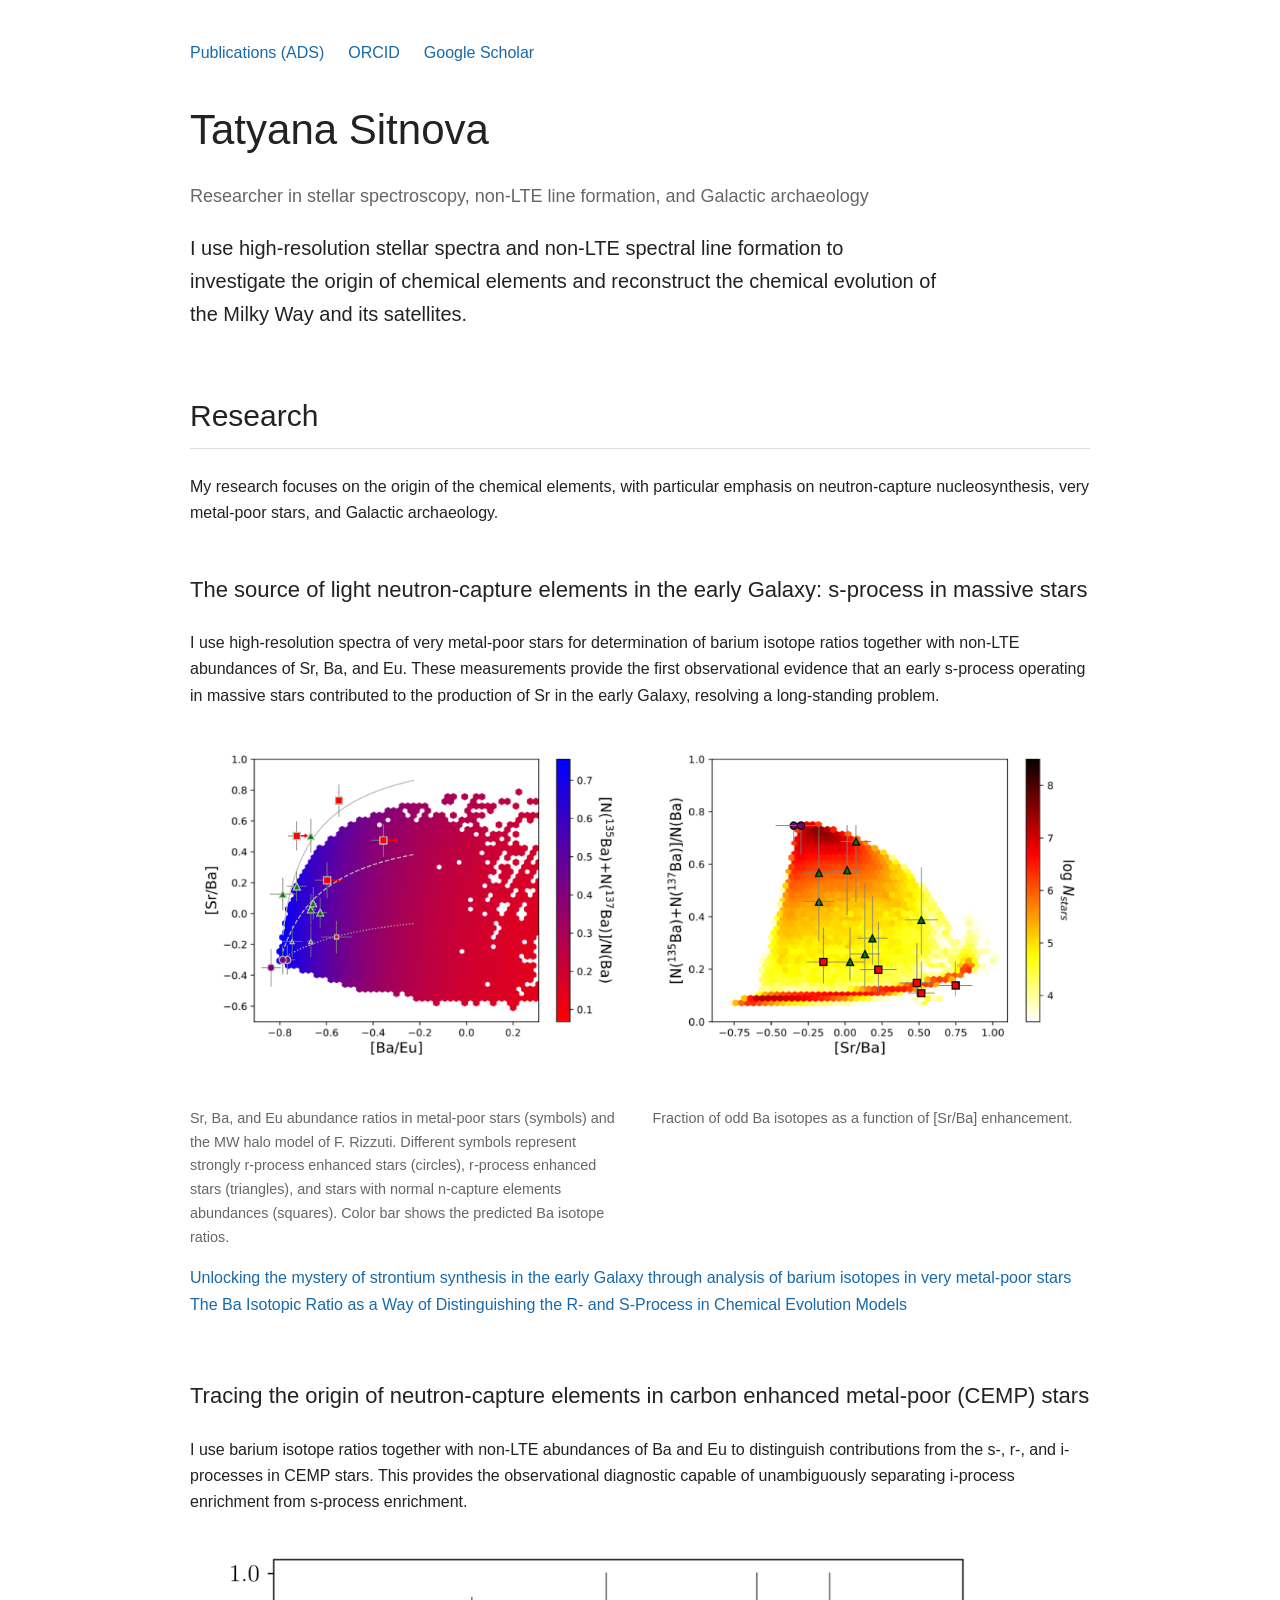
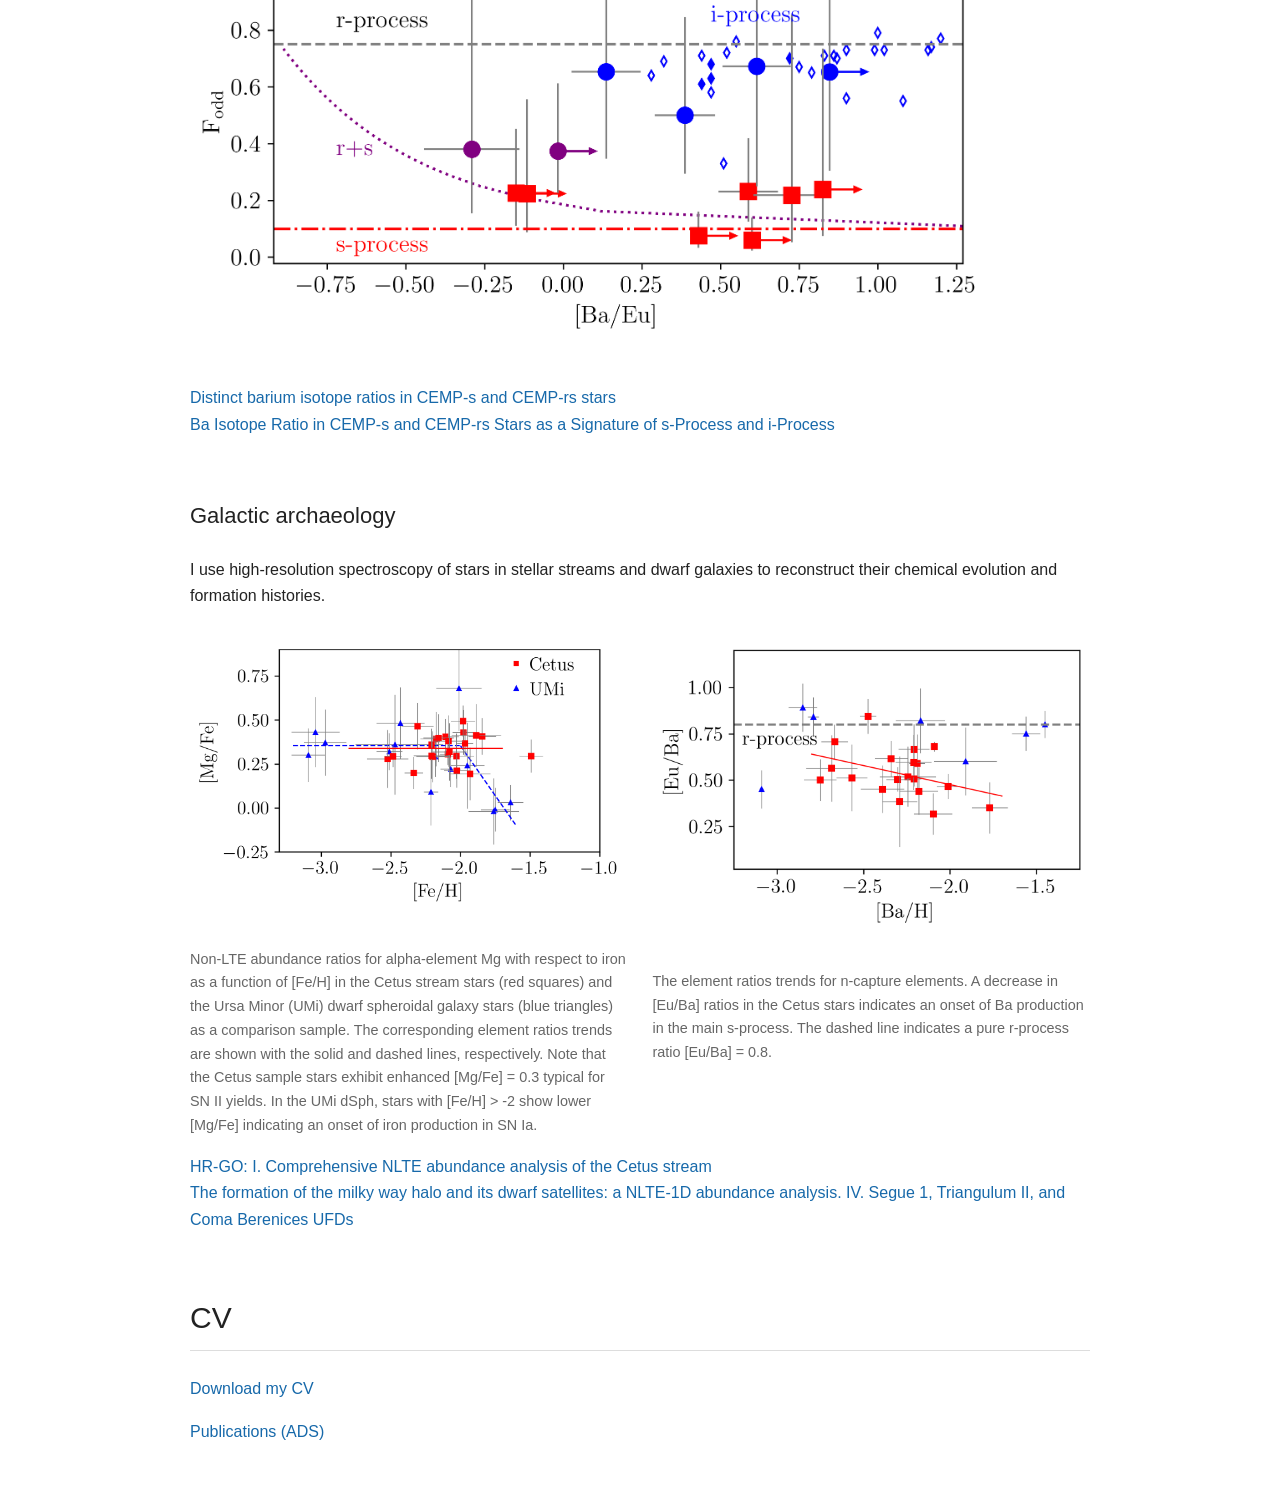
<file: index.html>
<!DOCTYPE html>
<html lang="en">

<head>
    <meta charset="UTF-8">
    <meta name="viewport" content="width=device-width, initial-scale=1.0">

    <title>Tatyana Sitnova</title>

    <link rel="stylesheet" href="style.css">

<div style="display:flex; gap:1.5em; flex-wrap:wrap;">
  <a href="https://ui.adsabs.harvard.edu/search/fq=%7B!type%3Daqp%20v%3D%24fq_database%7D&fq_database=database%3A%20astronomy&p_=0&q=author%3A(%22sitnova%2C%20t.%22)&sort=date%20desc%2C%20bibcode%20desc" rel="me">Publications (ADS)</a>
  <a href="https://orcid.org/0000-0002-4174-1505" rel="me">ORCID</a> 
  <a href="https://scholar.google.com/citations?user=IcK28bwAAAAJ&hl=en" rel="me">Google Scholar</a>
</div>

</head>

<body>

<header>
    <h1>Tatyana Sitnova</h1>

    <p class="position">
        Researcher in stellar spectroscopy, non-LTE line formation, and Galactic archaeology 
    </p>

    <p class="intro">
        I use high-resolution stellar spectra and non-LTE spectral
        line formation to investigate the origin of chemical elements
        and reconstruct the chemical evolution of the Milky Way and
        its satellites.
    </p>
</header>


<main>

<section id="research">

    <h2>Research</h2>

    <p>
        My research focuses on the origin of the chemical elements,
        with particular emphasis on neutron-capture nucleosynthesis,
        very metal-poor stars, and Galactic archaeology.
    </p>


    <article class="project">

        <h3>The source of light neutron-capture elements in the early Galaxy: s-process in massive stars</h3>

        <p>
        I use high-resolution spectra of very metal-poor stars for determination of barium isotope ratios together with non-LTE abundances of Sr, Ba, and Eu. 
        These measurements provide the first observational evidence that an early s-process operating in massive stars contributed to the production of Sr in the early Galaxy, resolving a long-standing problem.   
        </p>

<div class="figure-row">
    <figure>
        <img src="srba_baeu_model_newr.png"
             alt="Barium isotope ratios">
        <figcaption>Sr, Ba, and Eu abundance ratios in metal-poor stars (symbols) and the MW halo model of F. Rizzuti. Different symbols represent strongly r-process enhanced stars (circles), r-process enhanced  stars (triangles), and stars with normal n-capture elements abundances (squares). Color bar shows the predicted Ba isotope ratios.</figcaption>
    </figure>

    <figure>
        <img src="foddtot_srba_model_newr.png"
             alt="Strontium and barium abundances">
        <figcaption>Fraction of odd Ba isotopes as a function of [Sr/Ba] enhancement.</figcaption>
    </figure>
</div>


        <p>
            <a href="https://ui.adsabs.harvard.edu/abs/2025A%26A...699A.262S/abstract">
                Unlocking the mystery of strontium synthesis in the early Galaxy through analysis of barium isotopes in very metal-poor stars <br>           
            <a href="https://ui.adsabs.harvard.edu/abs/2026Galax..14...49R/abstract">
                The Ba Isotopic Ratio as a Way of Distinguishing the R- and S-Process in Chemical Evolution Models
            </a>
        </p>        

    </article>


    <article class="project">

        <h3>Tracing the origin of neutron-capture elements in carbon enhanced metal-poor (CEMP) stars</h3>

         <p>
            I use barium isotope ratios together with non-LTE abundances of Ba and Eu to distinguish contributions from
            the s-, r-, and i-processes in CEMP stars. This provides the observational diagnostic capable of unambiguously separating
i-process enrichment from s-process enrichment. 
        </p>       

        <img src="ba_fodd_abs_2.png"
             alt="Barium isotope ratios in carbon enhanced metal-poor stars">



        <p>
            <a href="https://ui.adsabs.harvard.edu/abs/2025A%26A...704A.103S/abstract">
                Distinct barium isotope ratios in CEMP-s and CEMP-rs stars <br>           
            <a href="https://ui.adsabs.harvard.edu/abs/2026Galax..14...42S/abstract">
                Ba Isotope Ratio in CEMP-s and CEMP-rs Stars as a Signature of s-Process and i-Process
            </a>
        </p>

    </article>




    <article class="project">

        <h3>Galactic archaeology</h3>

        <p>
            I use high-resolution spectroscopy of stars in stellar
            streams and dwarf galaxies to reconstruct their chemical
            evolution and formation histories.
        </p>        

<div class="figure-row">
    <figure>
        <img src="Cetus_MgIFeII_FeIIH_proposal.png"
             alt="">
        <figcaption>Non-LTE abundance ratios for alpha-element Mg with respect to iron as a function of
[Fe/H] in the Cetus stream stars (red squares) and the Ursa Minor (UMi) dwarf spheroidal galaxy stars
(blue triangles) as a comparison sample. The corresponding element ratios trends are shown with the
solid and dashed lines, respectively. Note that the Cetus sample stars exhibit enhanced [Mg/Fe] = 0.3
typical for SN II yields. In the UMi dSph, stars with [Fe/H] > -2 show lower [Mg/Fe] indicating an onset
of iron production in SN Ia.</figcaption>
    </figure>

    <figure>
        <img src="Cetus_EuIIBaII_BaIIH_proposal.png"
             alt="">
        <figcaption>The element ratios trends for n-capture elements. A decrease in
[Eu/Ba] ratios in the Cetus stars indicates an onset of Ba production in the main s-process. The dashed
line indicates a pure r-process ratio [Eu/Ba] = 0.8.</figcaption>
    </figure>
</div>

        <p>
            <a href="https://ui.adsabs.harvard.edu/abs/2024A%26A...690A.331S/abstract">
                HR-GO: I. Comprehensive NLTE abundance analysis of the Cetus stream <br>           
            <a href="https://ui.adsabs.harvard.edu/abs/2021MNRAS.504.1183S/abstract">
                The formation of the milky way halo and its dwarf satellites: a NLTE-1D abundance analysis. IV. Segue 1, Triangulum II, and Coma Berenices UFDs
            </a>
        </p>

    </article>

</section>


<section id="cv">

    <h2>CV</h2>

    <p>
        <a href="cv.pdf">Download my CV</a>
    </p>

    <p>
        <a href="https://ui.adsabs.harvard.edu/search/fq=%7B!type%3Daqp%20v%3D%24fq_database%7D&fq_database=database%3A%20astronomy&p_=0&q=author%3A(%22sitnova%2C%20t.%22)&sort=date%20desc%2C%20bibcode%20desc">
            Publications (ADS)
        </a>
    </p>

</section>


</main>

</body>
</html>
</file>
<file: style.css>
body {
    max-width: 900px;
    margin: 0 auto;
    padding: 40px 30px;

    font-family:
        -apple-system,
        BlinkMacSystemFont,
        "Segoe UI",
        Arial,
        sans-serif;

    color: #222;
    line-height: 1.65;
    background: white;
}

.figure-row {
    display: flex;
    gap: 25px;
}

.figure-row figure {
    flex: 1;
    margin: 0;
}

.figure-row img {
    width: 100%;
    height: auto;
}

.figure-row figcaption {
    font-size: 0.9em;
    color: #666;
    margin-top: 8px;
}

@media (max-width: 600px) {
    .figure-row {
        flex-direction: column;
    }
}

header {
    margin-bottom: 60px;
}

h1 {
    font-size: 42px;
    font-weight: 500;
    margin-bottom: 5px;
}

.position {
    font-size: 18px;
    color: #666;
}

.intro {
    max-width: 750px;
    font-size: 20px;
}

h2 {
    font-size: 30px;
    font-weight: 500;
    border-bottom: 1px solid #ddd;
    padding-bottom: 8px;
    margin-top: 55px;
}

h3 {
    font-size: 22px;
    font-weight: 500;
    margin-top: 45px;
}

.project {
    margin-bottom: 60px;
}

.project img {
    width: 100%;
    max-width: 800px;
    height: auto;
    margin: 15px 0 20px 0;
}

a {
    color: #1769aa;
    text-decoration: none;
}

a:hover {
    text-decoration: underline;
}

@media (max-width: 600px) {

    body {
        padding: 25px 20px;
    }

    h1 {
        font-size: 34px;
    }

    .intro {
        font-size: 18px;
    }
}
</file>
